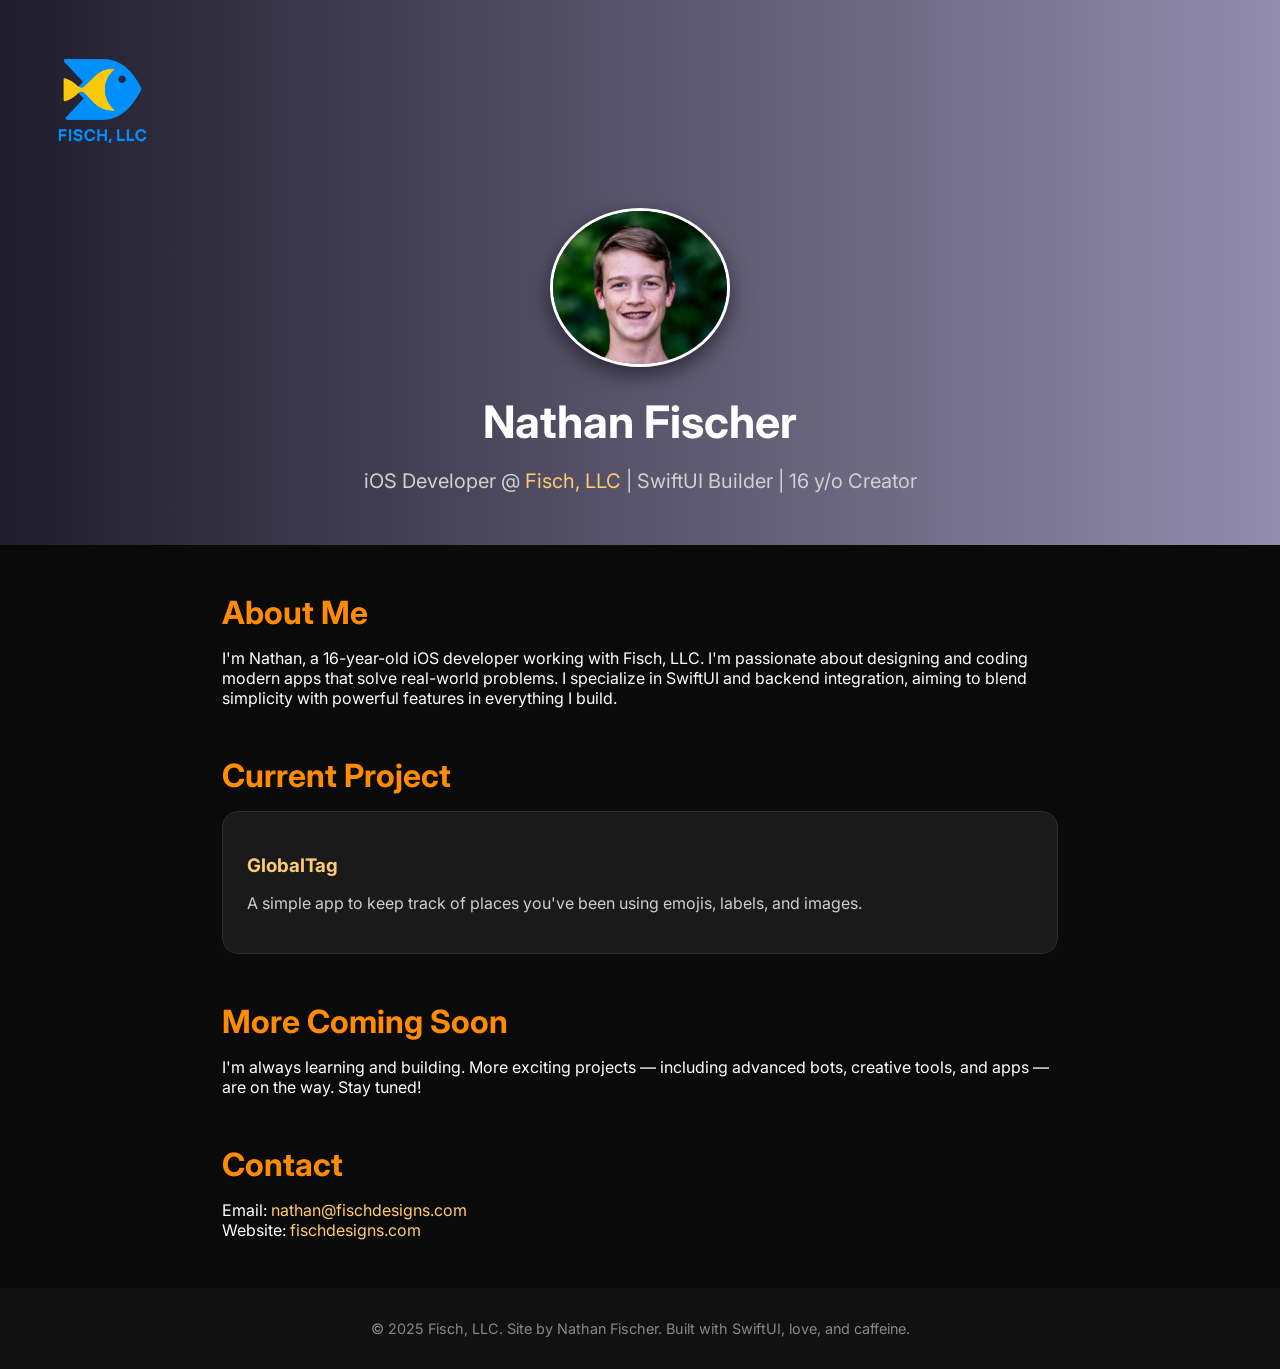
<file: index.html>
<!DOCTYPE html>
<html lang="en">
<head>
  <meta charset="UTF-8" />
  <meta name="viewport" content="width=device-width, initial-scale=1.0" />
  <title>Fisch, LLC | Nathan Fischer</title>
  <link href="https://fonts.googleapis.com/css2?family=Inter:wght@400;600;700&display=swap" rel="stylesheet">
  <style>
    * { box-sizing: border-box; }
    body {
      margin: 0;
      font-family: 'Inter', sans-serif;
      background-color: #0a0a0a;
      color: #ffffff;
    }
    header {
      display: flex;
      align-items: center;
      justify-content: space-between;
      padding: 2rem;
      background: linear-gradient(to right, #1f1c2c, #928dab);
      flex-wrap: wrap;
    }
    .logo-container {
      display: flex;
      align-items: center;
    }
    .logo-container img {
      width: 140px;
      height: auto;
    }
    .profile-container {
      text-align: center;
      flex: 1 1 100%;
      margin-top: 2rem;
    }
    .profile-container img {
      width: 180px;
      height: auto;
      border-radius: 50%;
      box-shadow: 0 8px 20px rgba(0,0,0,0.5);
      border: 3px solid #ffffff;
    }
    h1 {
      margin: 1.5rem 0 0.5rem;
      font-size: 2.8rem;
    }
    p.tagline {
      font-size: 1.25rem;
      color: #d1d1d1;
    }
    section {
      max-width: 900px;
      margin: 3rem auto;
      padding: 0 2rem;
    }
    h2 {
      font-size: 2rem;
      margin-bottom: 1rem;
      color: #ff8c00;
    }
    .projects {
      display: grid;
      grid-template-columns: repeat(auto-fit, minmax(280px, 1fr));
      gap: 2rem;
    }
    .project {
      background: #1a1a1a;
      padding: 1.5rem;
      border-radius: 1rem;
      border: 1px solid #2e2e2e;
      transition: transform 0.3s ease;
    }
    .project:hover {
      transform: translateY(-5px);
    }
    .project h3 {
      color: #ffcc70;
      margin-bottom: 0.5rem;
    }
    .project p {
      color: #cfcfcf;
    }
    .footer {
      text-align: center;
      padding: 2rem;
      font-size: 0.9rem;
      color: #888;
      background: #111;
    }
    a {
      color: #ffcc70;
      text-decoration: none;
    }
    a:hover {
      text-decoration: underline;
    }
  </style>
</head>
<body>
  <header>
    <div class="logo-container">
      <a href="https://fischdesigns.com"><img src="logo.png" alt="Fisch, LLC Logo"></a>
    </div>
    <div class="profile-container">
      <img src="profile.jpg" alt="Nathan's Profile Picture">
      <h1>Nathan Fischer</h1>
      <p class="tagline">iOS Developer @ <a href="https://fischdesigns.com">Fisch, LLC</a> | SwiftUI Builder | 16 y/o Creator</p>
    </div>
  </header>

  <section>
    <h2>About Me</h2>
    <p>
      I'm Nathan, a 16-year-old iOS developer working with Fisch, LLC. I'm passionate about designing and coding modern apps that solve real-world problems. I specialize in SwiftUI and backend integration, aiming to blend simplicity with powerful features in everything I build.
    </p>
  </section>

  <section>
    <h2>Current Project</h2>
    <div class="projects">
      <div class="project">
        <h3>GlobalTag</h3>
        <p>A simple app to keep track of places you've been using emojis, labels, and images.</p>
      </div>
    </div>
  </section>

  <section>
    <h2>More Coming Soon</h2>
    <p>
      I'm always learning and building. More exciting projects — including advanced bots, creative tools, and apps — are on the way. Stay tuned!
    </p>
  </section>

  <section>
    <h2>Contact</h2>
    <p>Email: <a href="mailto:nathan@fischdesigns.com">nathan@fischdesigns.com</a><br>
       Website: <a href="https://fischdesigns.com">fischdesigns.com</a>
    </p>
  </section>

  <footer class="footer">
    &copy; 2025 Fisch, LLC. Site by Nathan Fischer. Built with SwiftUI, love, and caffeine.
  </footer>
</body>
</html>
</file>
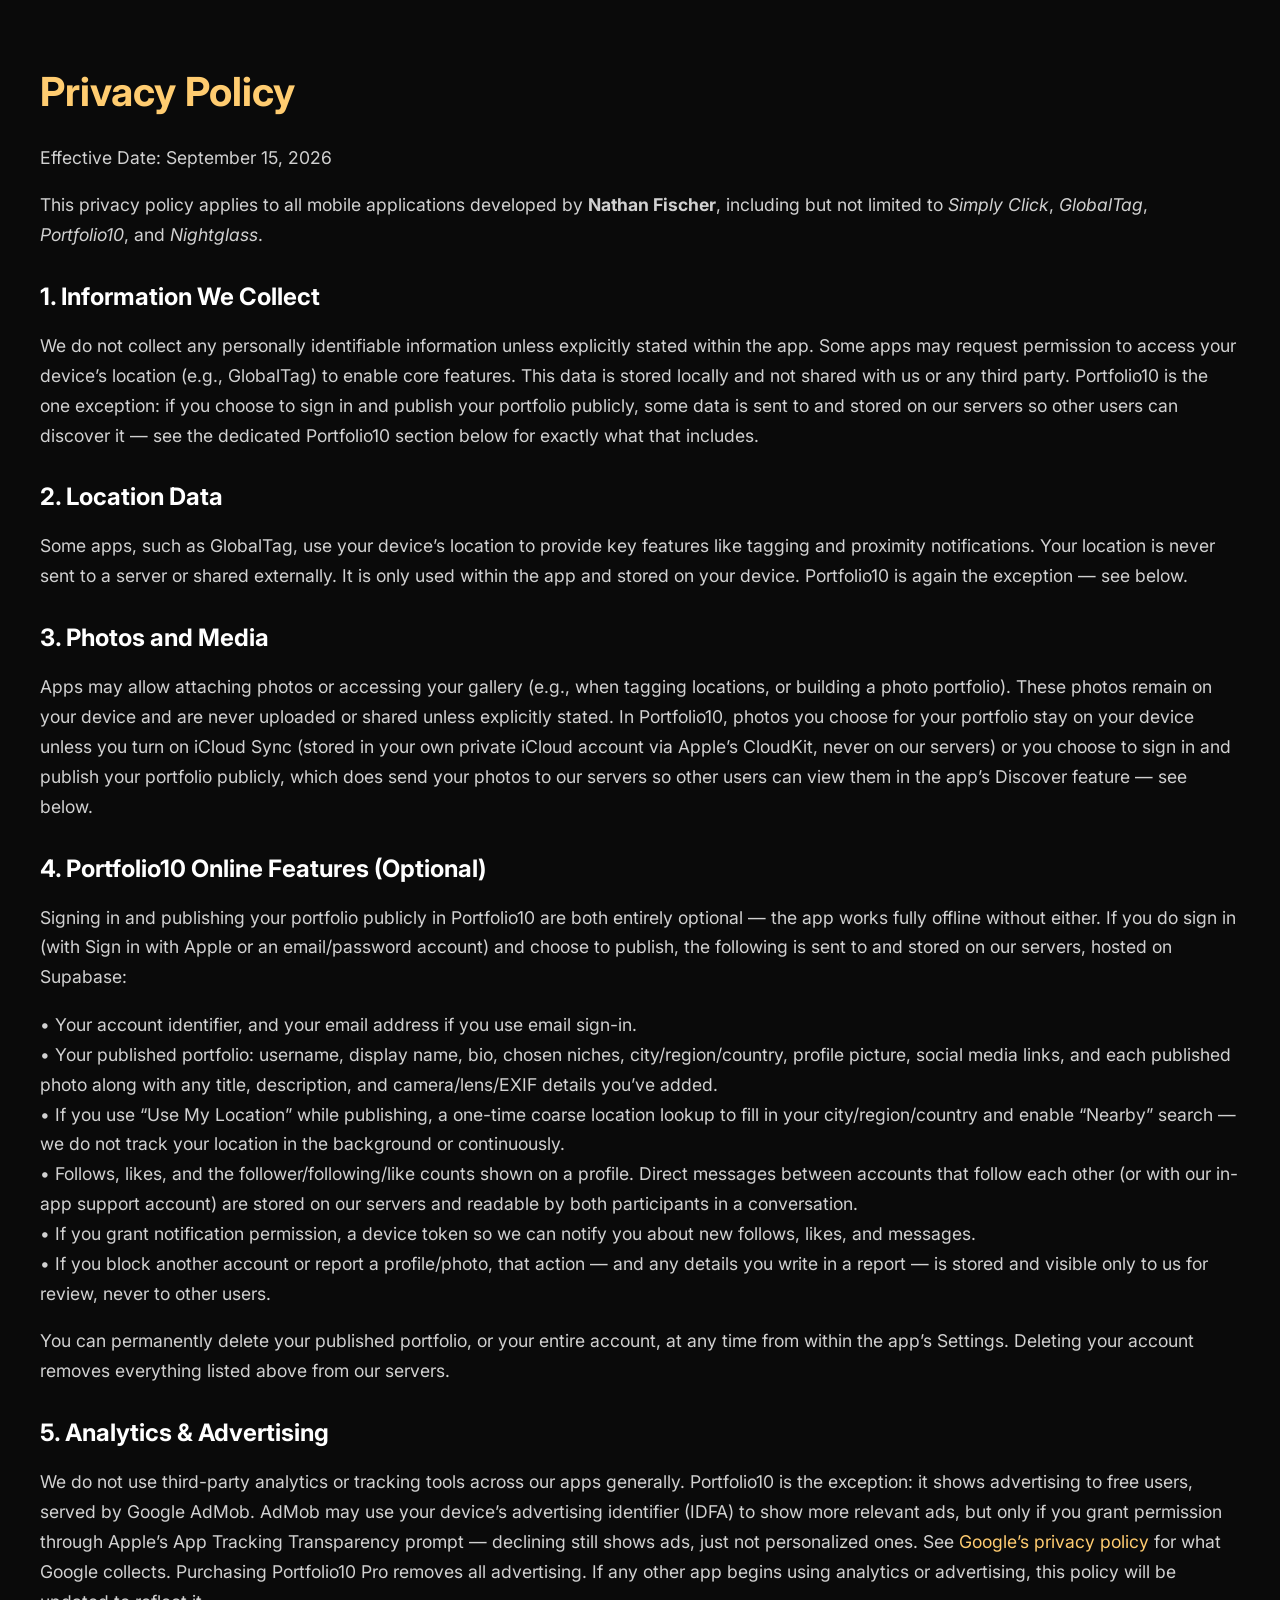
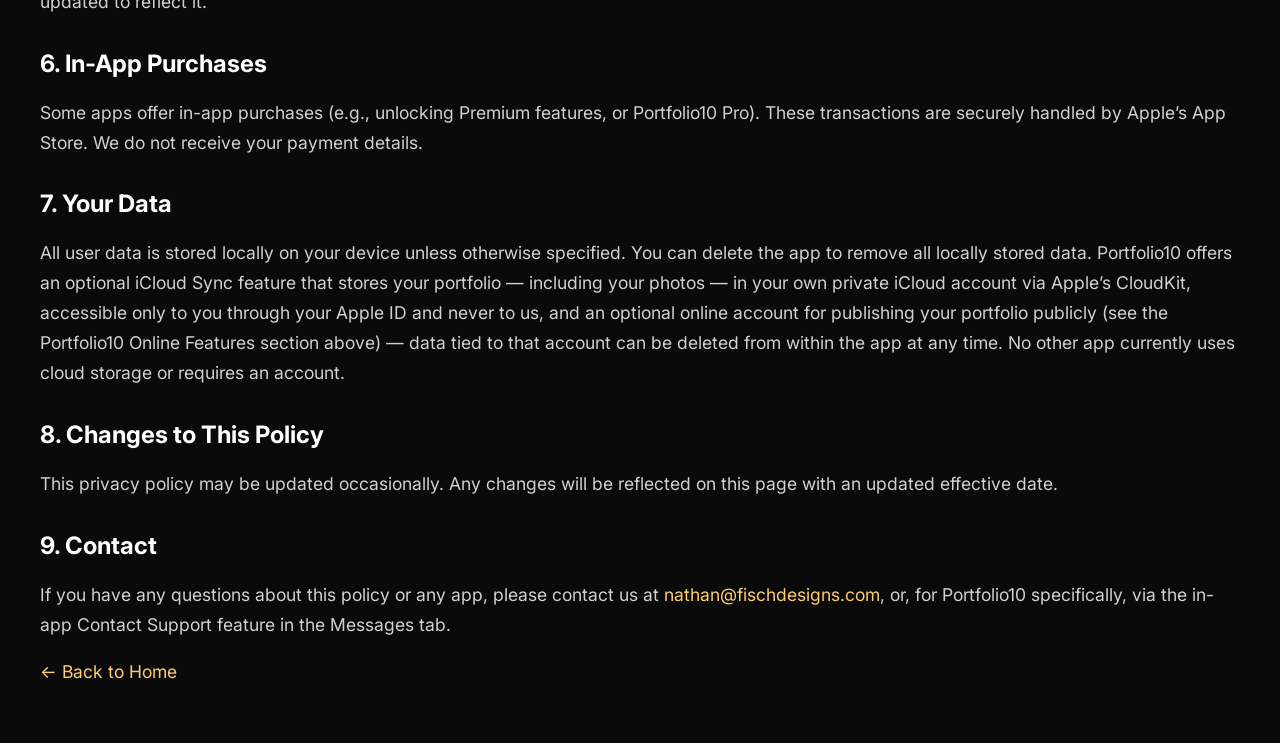
<file: privacypolicy/index.html>
<!DOCTYPE html>
<html lang="en">
<head>
  <meta charset="UTF-8" />
  <meta name="viewport" content="width=device-width, initial-scale=1.0"/>
  <title>Privacy Policy - Fisch Apps</title>
  <link href="https://fonts.googleapis.com/css2?family=Inter:wght@400;600;700&display=swap" rel="stylesheet">
  <style>
    body {
      font-family: 'Inter', sans-serif;
      background-color: #0a0a0a;
      color: #ffffff;
      padding: 2rem;
    }
    h1 {
      color: #ffcc70;
      font-size: 2.5rem;
    }
    h2 {
      margin-top: 2rem;
      color: #ffffff;
    }
    p {
      font-size: 1.1rem;
      line-height: 1.7;
      color: #d1d1d1;
      margin-bottom: 1rem;
    }
    a {
      color: #ffcc70;
      text-decoration: none;
    }
    a:hover {
      text-decoration: underline;
    }
  </style>
</head>
<body>

  <h1>Privacy Policy</h1>
  <p>Effective Date: September 15, 2026</p>

  <p>This privacy policy applies to all mobile applications developed by <strong>Nathan Fischer</strong>, including but not limited to <em>Simply Click</em>, <em>GlobalTag</em>, <em>Portfolio10</em>, and <em>Nightglass</em>.</p>

  <h2>1. Information We Collect</h2>
  <p>We do not collect any personally identifiable information unless explicitly stated within the app. Some apps may request permission to access your device’s location (e.g., GlobalTag) to enable core features. This data is stored locally and not shared with us or any third party. Portfolio10 is the one exception: if you choose to sign in and publish your portfolio publicly, some data is sent to and stored on our servers so other users can discover it — see the dedicated Portfolio10 section below for exactly what that includes.</p>

  <h2>2. Location Data</h2>
  <p>Some apps, such as GlobalTag, use your device’s location to provide key features like tagging and proximity notifications. Your location is never sent to a server or shared externally. It is only used within the app and stored on your device. Portfolio10 is again the exception — see below.</p>

  <h2>3. Photos and Media</h2>
  <p>Apps may allow attaching photos or accessing your gallery (e.g., when tagging locations, or building a photo portfolio). These photos remain on your device and are never uploaded or shared unless explicitly stated. In Portfolio10, photos you choose for your portfolio stay on your device unless you turn on iCloud Sync (stored in your own private iCloud account via Apple’s CloudKit, never on our servers) or you choose to sign in and publish your portfolio publicly, which does send your photos to our servers so other users can view them in the app’s Discover feature — see below.</p>

  <h2>4. Portfolio10 Online Features (Optional)</h2>
  <p>Signing in and publishing your portfolio publicly in Portfolio10 are both entirely optional — the app works fully offline without either. If you do sign in (with Sign in with Apple or an email/password account) and choose to publish, the following is sent to and stored on our servers, hosted on Supabase:</p>
  <p>
    • Your account identifier, and your email address if you use email sign-in.<br>
    • Your published portfolio: username, display name, bio, chosen niches, city/region/country, profile picture, social media links, and each published photo along with any title, description, and camera/lens/EXIF details you’ve added.<br>
    • If you use “Use My Location” while publishing, a one-time coarse location lookup to fill in your city/region/country and enable “Nearby” search — we do not track your location in the background or continuously.<br>
    • Follows, likes, and the follower/following/like counts shown on a profile. Direct messages between accounts that follow each other (or with our in-app support account) are stored on our servers and readable by both participants in a conversation.<br>
    • If you grant notification permission, a device token so we can notify you about new follows, likes, and messages.<br>
    • If you block another account or report a profile/photo, that action — and any details you write in a report — is stored and visible only to us for review, never to other users.
  </p>
  <p>You can permanently delete your published portfolio, or your entire account, at any time from within the app’s Settings. Deleting your account removes everything listed above from our servers.</p>

  <h2>5. Analytics &amp; Advertising</h2>
  <p>We do not use third-party analytics or tracking tools across our apps generally. Portfolio10 is the exception: it shows advertising to free users, served by Google AdMob. AdMob may use your device’s advertising identifier (IDFA) to show more relevant ads, but only if you grant permission through Apple’s App Tracking Transparency prompt — declining still shows ads, just not personalized ones. See <a href="https://policies.google.com/privacy">Google’s privacy policy</a> for what Google collects. Purchasing Portfolio10 Pro removes all advertising. If any other app begins using analytics or advertising, this policy will be updated to reflect it.</p>

  <h2>6. In-App Purchases</h2>
  <p>Some apps offer in-app purchases (e.g., unlocking Premium features, or Portfolio10 Pro). These transactions are securely handled by Apple’s App Store. We do not receive your payment details.</p>

  <h2>7. Your Data</h2>
  <p>All user data is stored locally on your device unless otherwise specified. You can delete the app to remove all locally stored data. Portfolio10 offers an optional iCloud Sync feature that stores your portfolio — including your photos — in your own private iCloud account via Apple’s CloudKit, accessible only to you through your Apple ID and never to us, and an optional online account for publishing your portfolio publicly (see the Portfolio10 Online Features section above) — data tied to that account can be deleted from within the app at any time. No other app currently uses cloud storage or requires an account.</p>

  <h2>8. Changes to This Policy</h2>
  <p>This privacy policy may be updated occasionally. Any changes will be reflected on this page with an updated effective date.</p>

  <h2>9. Contact</h2>
  <p>If you have any questions about this policy or any app, please contact us at <a href="mailto:nathan@fischdesigns.com">nathan@fischdesigns.com</a>, or, for Portfolio10 specifically, via the in-app Contact Support feature in the Messages tab.</p>

  <p><a href="/">← Back to Home</a></p>
</body>
</html>
</file>
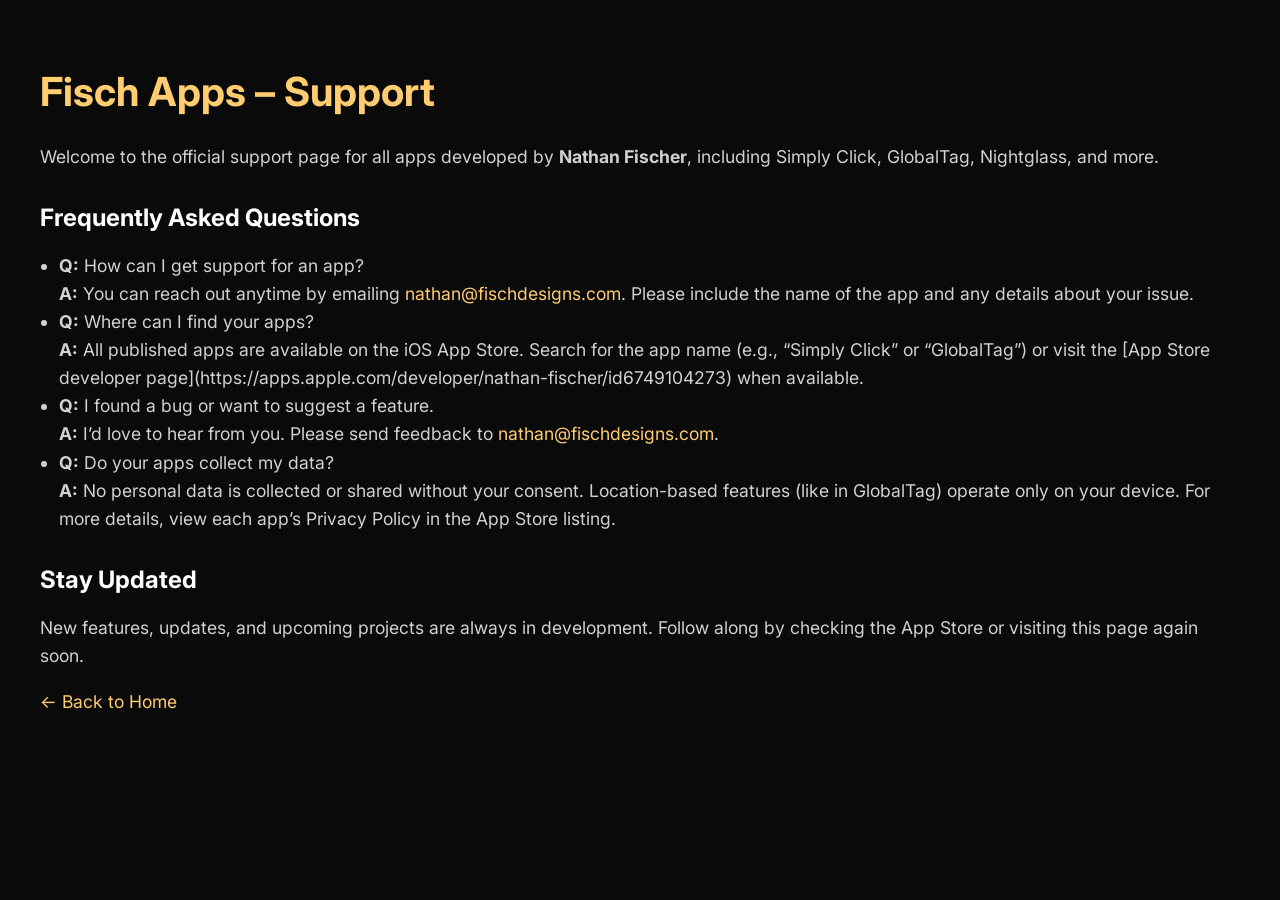
<file: support/index.html>
<!DOCTYPE html>
<html lang="en">
<head>
  <meta charset="UTF-8" />
  <meta name="viewport" content="width=device-width, initial-scale=1.0"/>
  <title>Fisch Apps - Support</title>
  <link href="https://fonts.googleapis.com/css2?family=Inter:wght@400;600;700&display=swap" rel="stylesheet">
  <style>
    body {
      font-family: 'Inter', sans-serif;
      background-color: #0a0a0a;
      color: #ffffff;
      padding: 2rem;
    }
    h1 {
      color: #ffcc70;
      font-size: 2.5rem;
    }
    h2 {
      color: #ffffff;
      margin-top: 2rem;
    }
    p, li {
      font-size: 1.1rem;
      line-height: 1.6;
      color: #d1d1d1;
    }
    ul {
      padding-left: 1.2rem;
    }
    a {
      color: #ffcc70;
      text-decoration: none;
    }
    a:hover {
      text-decoration: underline;
    }
  </style>
</head>
<body>
  <h1>Fisch Apps – Support</h1>
  <p>Welcome to the official support page for all apps developed by <strong>Nathan Fischer</strong>, including Simply Click, GlobalTag, Nightglass, and more.</p>

  <h2>Frequently Asked Questions</h2>
  <ul>
    <li><strong>Q:</strong> How can I get support for an app?<br><strong>A:</strong> You can reach out anytime by emailing <a href="mailto:nathan@fischdesigns.com">nathan@fischdesigns.com</a>. Please include the name of the app and any details about your issue.</li>

    <li><strong>Q:</strong> Where can I find your apps?<br><strong>A:</strong> All published apps are available on the iOS App Store. Search for the app name (e.g., “Simply Click” or “GlobalTag”) or visit the [App Store developer page](https://apps.apple.com/developer/nathan-fischer/id6749104273) when available.</li>

    <li><strong>Q:</strong> I found a bug or want to suggest a feature.<br><strong>A:</strong> I’d love to hear from you. Please send feedback to <a href="mailto:nathan@fischdesigns.com">nathan@fischdesigns.com</a>.</li>

    <li><strong>Q:</strong> Do your apps collect my data?<br><strong>A:</strong> No personal data is collected or shared without your consent. Location-based features (like in GlobalTag) operate only on your device. For more details, view each app’s Privacy Policy in the App Store listing.</li>
  </ul>

  <h2>Stay Updated</h2>
  <p>New features, updates, and upcoming projects are always in development. Follow along by checking the App Store or visiting this page again soon.</p>

  <p><a href="/">← Back to Home</a></p>
</body>
</html>
</file>
